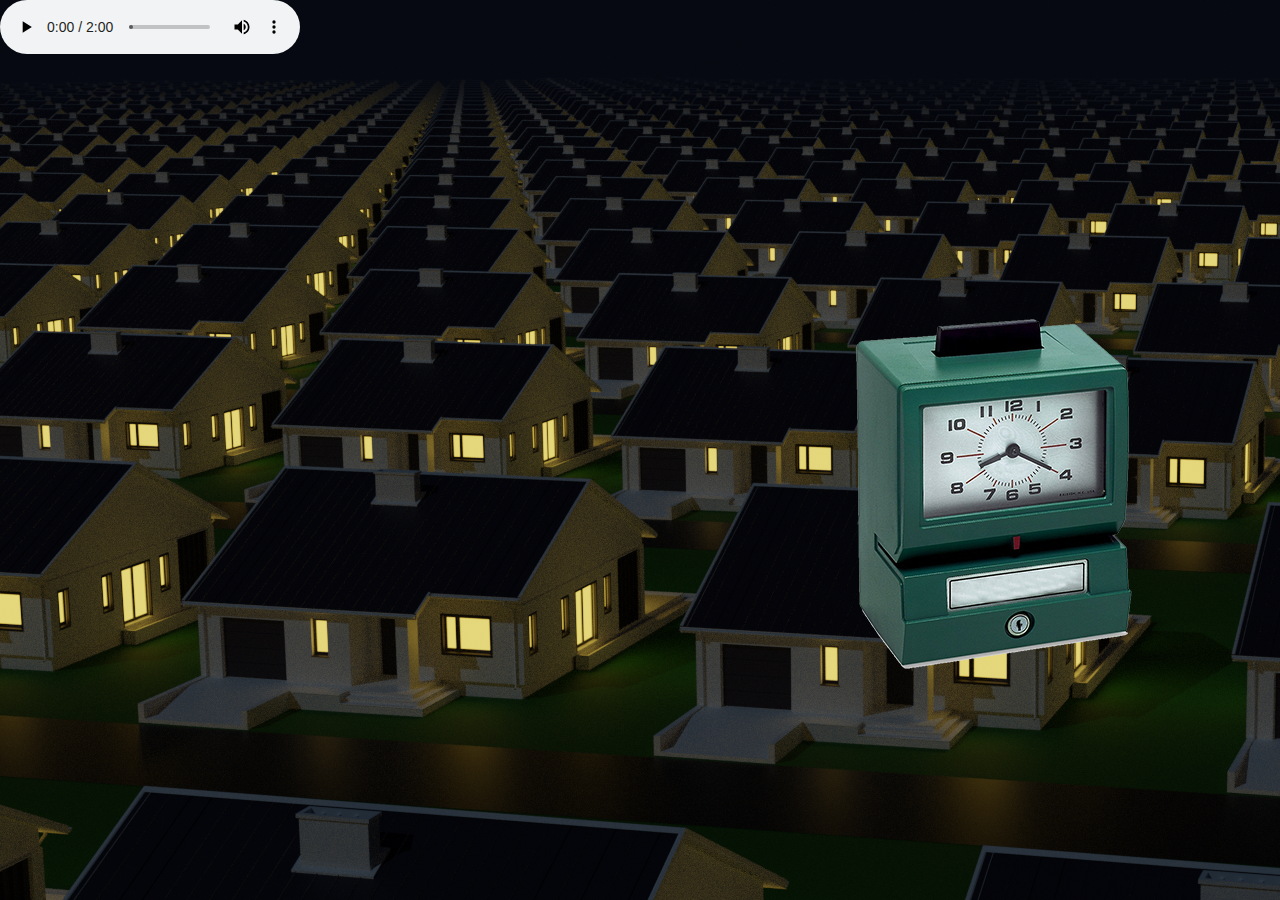
<file: page2/index.html>
<!doctype html>
<html>
<head>
<meta charset="utf-8">
<title>Punch in</title>
<link href="sytles.css" rel="stylesheet" type="text/css">
<style type="text/css">
body {
    margin-left: 0px;
    margin-top: 0px;
    margin-right: 0px;
    margin-bottom: 0px;
    background-image: url(Images/neighborhood.png);
}
</style>
</head>

<body>
<a href="page3.html"><img src="Images/punch clock.png" onMouseOver="this.src='Images/time-clock.gif'" onMouseOut="this.src='Images/punch clock.png'" alt="clock" width="450" height="350" class="clock"/></a>
<audio preload="metadata" controls="controls" autoplay="autoplay" >
  <source src="Audio/ambience.mp3" type="audio/mp3">
</audio>
</body>
</html>
</file>
<file: page2/sytles.css>
@charset "utf-8";
Img {position: absolute;}
.clock {
	padding-left: 769px;
padding-top: 319px;
}
</file>
